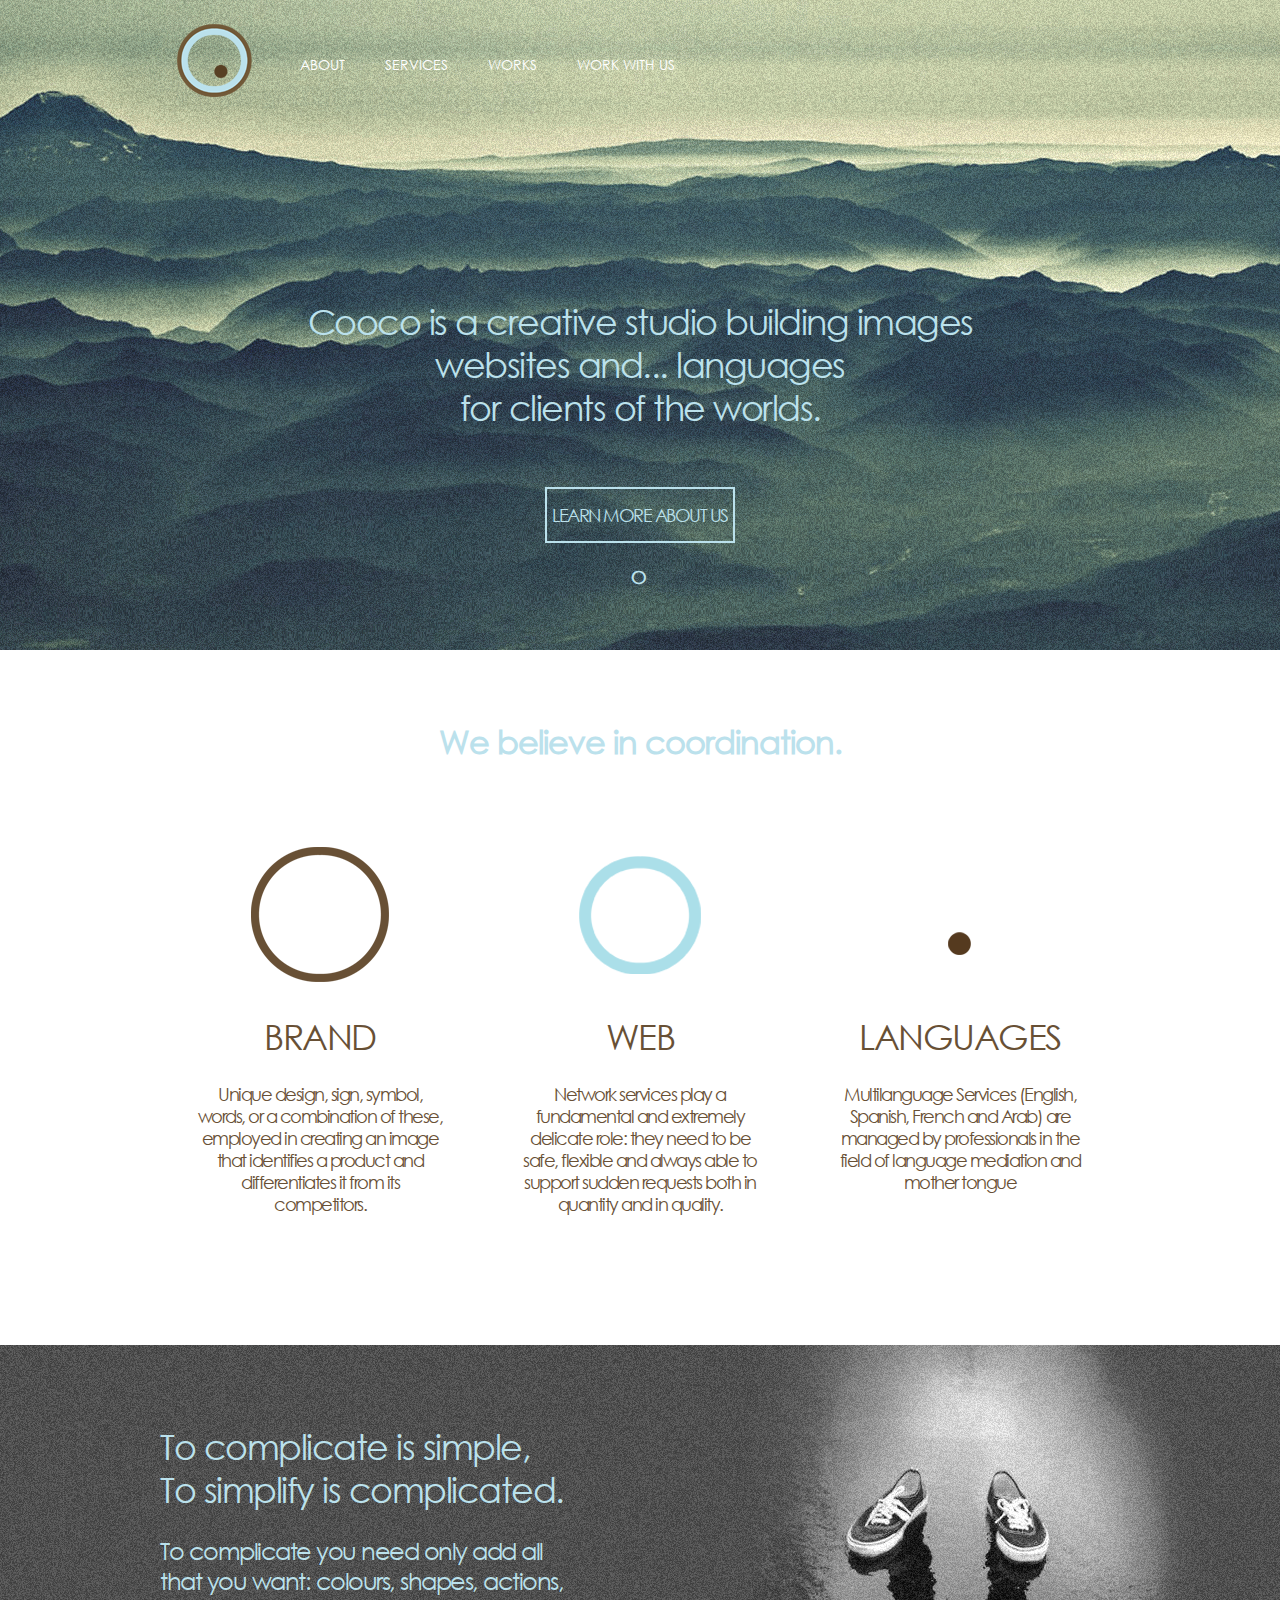
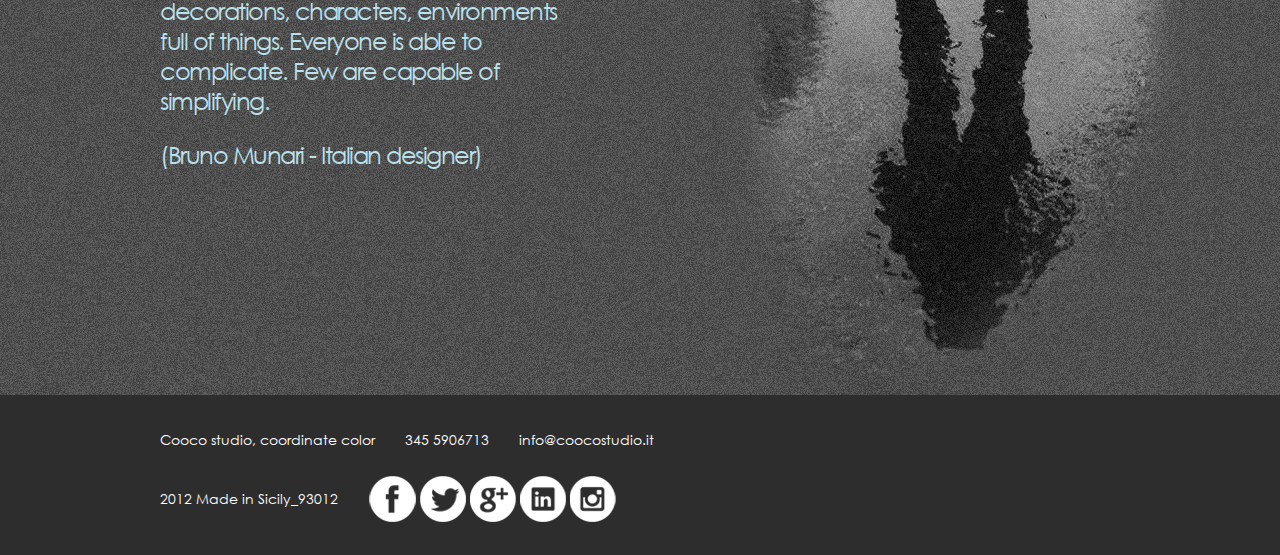
<file: CoocoSite/index.html>
<!DOCTYPE html PUBLIC "-//W3C//DTD XHTML 1.0 Transitional//EN" "http://www.w3.org/TR/xhtml1/DTD/xhtml1-transitional.dtd">
<html xmlns="http://www.w3.org/1999/xhtml">
<head>
<meta http-equiv="Content-Type" content="text/html; charset=utf-8" />
<title>Home - Cooco Studio</title>
<meta name="keywords" content="cooco,studio,gela,coordinate,color,image,grafica,sicilia,roberto,collodoro,walter,migliore,giovanni,mallo,gaetano,gitana,rocky,venezia,creativa">
<link rel="icon" type="image/img" href="favico.png">
<link href="css/stile-index.css" rel="stylesheet" type="text/css" />
<link href='http://fonts.googleapis.com/css?family=Muli:300,400' rel='stylesheet' type='text/css'>
</head>

<body>
	<div id="contenitore">
    	
        <div class="sezione uno">
        
        	<div class="sottosezione">
            <div id="logo">
            <a href="index.html"><img src="materiale/logo.png" width="80" height="80" /></a>
            	</div>
                <div id="navigazione">
                	<ul>
                    	<li><a href="about.html" class="effect effect1">ABOUT</a></li>
                        <li><a href="services.html" class="effect effect1">SERVICES</a></li>
                        <li><a href="works.html" class="effect effect1">WORKS</a></li>
                        <li><a href="contact.html" class="effect effect1">WORK WITH US</a></li>
                        
                    </ul>
                    
                </div>
               
                <div id="testo">
                <h1>Cooco is a creative studio building images</br>
websites and... languages </br>
for clients of the worlds. </h1>
				</div>
                <div id="pulsante">
                	<a>LEARN MORE ABOUT US</a>
                </div>
                <p id="o">O</p>
            </div>
            
        </div>
        
        <div class="sezione">
        	<div class="sottosezione">
            <h1 id="centro">We believe in coordination. </h1>
            <div class="col">
            	<img src="materiale/col1.png" width="150" height="150" />
                <h2>BRAND</h2>
                <p>Unique design, sign, symbol, words, or a combination of these, employed in creating an image that identifies a product and differentiates it from its competitors.</p>
            </div>
            <div class="col">
            	<img src="materiale/col2.png" width="150" height="150" />
                <h2>WEB</h2>
                 <p>Network services play a fundamental and extremely delicate role: they need to be safe, flexible and always able to support sudden requests both in quantity and in quality. </p>
            </div>
            <div class="col">
            	<img src="materiale/col3.png" width="150" height="150" />
                <h2>LANGUAGES</h2>
                 <p>Multilanguage Services (English, Spanish, French and Arab) are managed by professionals in the field of language mediation and mother tongue </p>
            </div>
            </div>
        </div>
       
        <div class="sezione due">
        
        <div class="sottosezione">
        	<h1 id="terzo">To complicate is simple,</h1>
            <h1 id="quarto">To simplify is complicated.</h1>
            <p id="quinto">To complicate you need only add all 
that you want: colours, shapes, actions, 
decorations, characters, environments 
full of things. Everyone is able to
complicate. Few are capable of 
simplifying.</p>
			<p id="sesto">(Bruno Munari - Italian designer)</p>
            </div>
        </div>
       	
        <div id="footer">
        	<div id="cont-footer">
        	<p class="foo">Cooco studio, coordinate color</p>
            <p class="foo">345 5906713</p>
            <p class="foo">info@coocostudio.it
</p>
            <p class="foo capo">2012 Made in Sicily_93012</p>
            <ul>
            	<li><a href="#" class="fb"></a></li>
                <li><a href="#" class="tw"></a></li>
                <li><a href="#" class="g"></a></li>
                <li><a href="#" class="li"></a></li>
                <li><a href="#" class="ig"></a></li>
            </ul>
            </div>
        </div>
        
   
    </div>
</body>
</html>
</file>
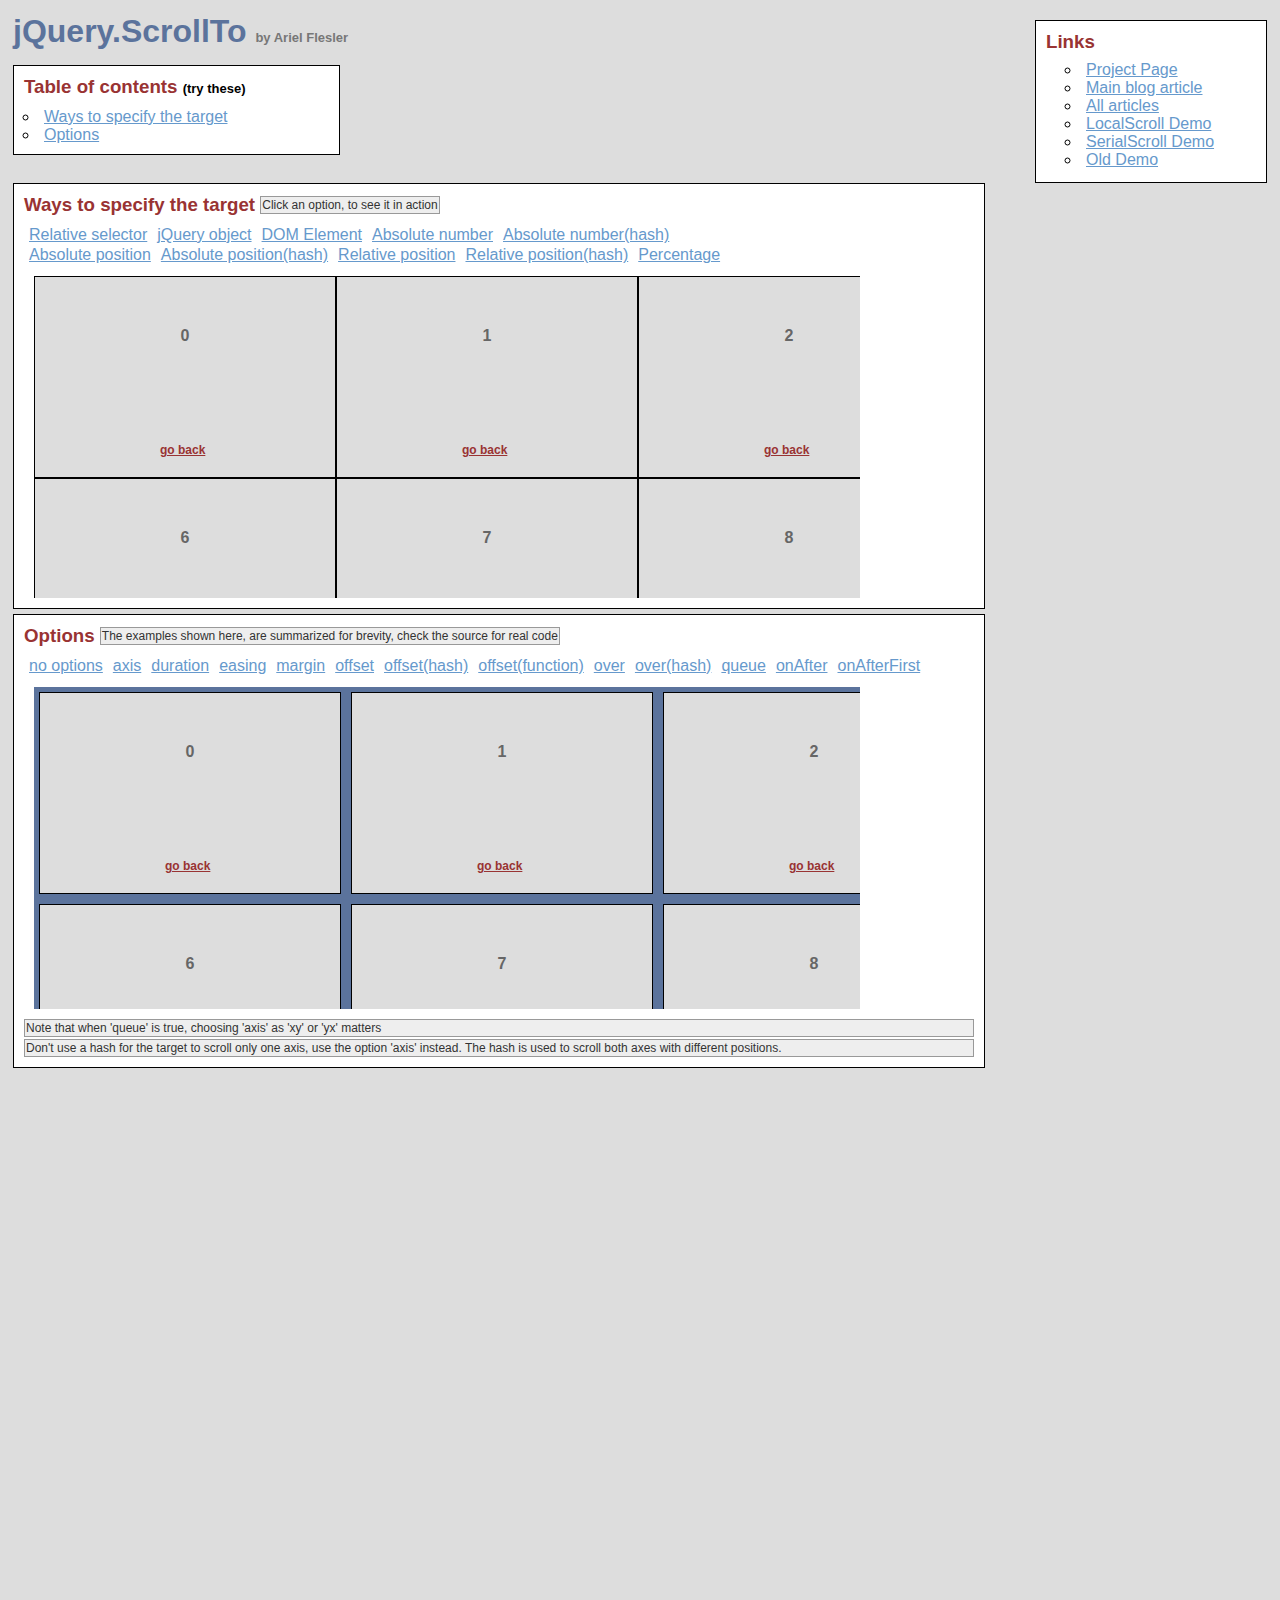
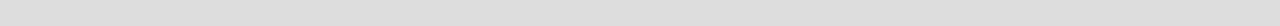
<file: CoocoSite/jquery.scrollTo-master/demo/index.html>
<!DOCTYPE html PUBLIC "-//W3C//DTD XHTML 1.0 Transitional//EN" "http://www.w3.org/TR/xhtml1/DTD/xhtml1-transitional.dtd">
<html xmlns="http://www.w3.org/1999/xhtml">
<head>
	<meta http-equiv="Content-Type" content="text/html; charset=iso-8859-1" />
	<title>jQuery.ScrollTo</title>
	<meta name="keywords" content="javascript, jquery, plugins, scroll, scrollTo, smooth, animation, to, effect, ariel, flesler, window, overflow, element, navigation, customizable" />
	<meta name="description" content="Demo of jQuery.ScrollTo. A very light and highly customizable jQuery plugin, to scroll overflowed elements or the window itself, made by Ariel Flesler." />
	<meta name="robots" content="index,follow" />
	<link type="text/css" rel="stylesheet" href="css/style.css" />
	<script type="text/javascript" src="https://ajax.googleapis.com/ajax/libs/jquery/1.8.0/jquery.min.js"></script>
	<script type="text/javascript" src="../jquery.scrollTo.js"></script>
	<script type="text/javascript">
		jQuery(function( $ ){
			/**
			 * Demo binding and preparation, no need to read this part
			 */
				//borrowed from jQuery easing plugin
				//http://gsgd.co.uk/sandbox/jquery.easing.php
				$.easing.elasout = function(x, t, b, c, d) {
					var s=1.70158;var p=0;var a=c;
					if (t==0) return b;  if ((t/=d)==1) return b+c;  if (!p) p=d*.3;
					if (a < Math.abs(c)) { a=c; var s=p/4; }
					else var s = p/(2*Math.PI) * Math.asin (c/a);
					return a*Math.pow(2,-10*t) * Math.sin( (t*d-s)*(2*Math.PI)/p ) + c + b;
				};
				$('a.back').click(function(){
					$(this).parents('div.pane').scrollTo( 0, 800, { queue:true } );
					$(this).parents('div.section').find('span.message').text( this.title );
					return false;
				});
				//just for the example, to stop the click on the links.
				$('ul.links').click(function(e){
					e.preventDefault();
					var link = e.target;
					link.blur();
					if( link.title )
						$(this).parent().find('span.message').text(link.title);
				});
			
			// This one is important, many browsers don't reset scroll on refreshes
			// Reset all scrollable panes to (0,0)
			$('div.pane').scrollTo( 0 );
			// Reset the screen to (0,0)
			$.scrollTo( 0 );
			
			// TOC, shows how to scroll the whole window
			$('#toc a').click(function(){//$.scrollTo works EXACTLY the same way, but scrolls the whole screen
				$.scrollTo( this.hash, 1500, { easing:'elasout' });
				$(this.hash).find('span.message').text( this.title );
				return false;
			});
			
			// Target examples bindings
			var $paneTarget = $('#pane-target');
			
			$('#relative-selector').click(function(){
				$paneTarget.stop().scrollTo( 'li:eq(14)', 800 );
			});
			$('#jquery-object').click(function(){
				var $target = $paneTarget.find('li:eq(14)');
				$paneTarget.stop().scrollTo( $target , 800 );
			});
			$('#dom-element').click(function(){
				var target = $paneTarget.find('ul').get(0).childNodes[20];
				$paneTarget.stop().scrollTo( target, 800 );
			});
			$('#absolute-number').click(function(){
				$paneTarget.stop().scrollTo( 150, 800 );
			});
			$('#absolute-number-hash').click(function(){
				$paneTarget.stop().scrollTo( { top:800,left:700} , 800 );
			});
			$('#absolute-position').click(function(){
				$paneTarget.stop().scrollTo( '520px', 800 );
			});
			$('#absolute-position-hash').click(function(){
				$paneTarget.stop().scrollTo( {top:'110px',left:'290px'}, 800 );
			});
			$('#relative-position').click(function(){
				$paneTarget.stop().scrollTo( '+=100', 500 );
			});
			$('#relative-position-hash').click(function(){				
				$paneTarget.stop().scrollTo( {top:'-=100px',left:'+=100'}, 500 );
			});
			
			$('#percentage-position').click(function(){				
				$paneTarget.stop().scrollTo( '50%', 800 );
			});
			
			// Options examples bindings, they will all scroll to the same place, with different options
			function reset_o(){//before each animation, reset to (0,0), skip this.
				$paneOptions.stop().stop();
				$paneOptions[0].scrollLeft = $paneOptions[0].scrollTop = 0;
			};
			var $paneOptions = $('#pane-options');
			
			$('#options-no').click(function(){
				reset_o(); $paneOptions.scrollTo( 'li:eq(15)', 1000 );
			});
			$('#options-axis').click(function(){// only scroll horizontally
				reset_o(); $paneOptions.scrollTo( 'li:eq(15)', 1000, { axis:'x' } );
			});
			$('#options-duration').click(function(){// it's the same as specifying it in the 2nd argument
				reset_o(); $paneOptions.scrollTo( 'li:eq(15)', { duration: 3000 } );
			});
			$('#options-easing').click(function(){
				reset_o(); $paneOptions.scrollTo( 'li:eq(15)', 2500, { easing:'elasout' } );
			});
			$('#options-margin').click(function(){//scroll to the "outer" position of the element
				reset_o(); $paneOptions.scrollTo( 'li:eq(15)', 1000, { margin:true } );
			});
			$('#options-offset').click(function(){//same as { top:-50, left:-50 }
				reset_o(); $paneOptions.scrollTo( 'li:eq(15)', 1000, { offset:-50 } );
			});
			$('#options-offset-hash').click(function(){
				reset_o(); $paneOptions.scrollTo( 'li:eq(15)', 1000, { offset:{ top:-5,left:-30 } });
			});
			$('#options-offset-function').click(function(){
				reset_o(); $paneOptions.scrollTo( 'li:eq(15)', 1000, {offset: function() { return {top:-30, left:-5}; }});
			});
			$('#options-over').click(function(){//same as { top:-50, left:-50 }
				reset_o(); $paneOptions.scrollTo( 'li:eq(15)', 1000, { over:0.5 });
			});
			$('#options-over-hash').click(function(){
				reset_o(); $paneOptions.scrollTo( 'li:eq(15)', 1000, { over:{ top:0.2, left:-0.5 } });
			});
			$('#options-queue').click(function(){//in this case, having 'axis' as 'xy' or 'yx' matters.
				reset_o(); $paneOptions.scrollTo( 'li:eq(15)', 2000, { queue:true });
			});
			$('#options-onAfter').click(function(){
				reset_o(); $paneOptions.scrollTo( 'li:eq(15)', 2000, { 
					onAfter:function(){
						$('#options-message').text('Got there!');
					}
				});
			});
			$('#options-onAfterFirst').click(function(){//onAfterFirst exists only when queuing
				reset_o(); $paneOptions.scrollTo( 'li:eq(15)', 1600, { 
					queue:true,
					onAfterFirst:function(){
						$('#options-message').text('Got there horizontally!');
					},
					onAfter:function(){
						$('#options-message').text('Got there vertically!');
					}
				});
			});
		});
	</script>
</head>
<body>
	<h1>jQuery.ScrollTo&nbsp;<strong>by Ariel Flesler</strong></h1>
	
	<div id="toc" class="part">
		<h3>Table of contents&nbsp;<strong>(try these)</strong></h3>
		<ul>
			<li><a title="$.scrollTo( '#target-examples', 800, {easing:'elasout'} );" href="#target-examples">Ways to specify the target</a></li>
			<li><a title="$.scrollTo( '#options-examples', 800, {easing:'elasout'} );" href="#options-examples">Options</a></li>
		</ul>
	</div>
	
	<div id="links" class="part">
		<h3>Links</h3>
		<ul>
			<li><a target="_blank" href="http://plugins.jquery.com/project/ScrollTo">Project Page</a></li>
			<li><a target="_blank" href="http://flesler.blogspot.com/2007/10/jqueryscrollto.html">Main blog article</a></li>
			<li><a target="_blank" href="http://flesler.blogspot.com/search/label/jQuery.ScrollTo">All articles</a></li>
			<li><a target="_blank" href="http://demos.flesler.com/jquery/localScroll/">LocalScroll Demo</a></li>
			<li><a target="_blank" href="http://demos.flesler.com/jquery/serialScroll/">SerialScroll Demo</a></li>
			<li><a target="_blank" href="index.old.html">Old Demo</a></li>
		</ul>
	</div>
	<div id="target-examples" class="section part">
		<h3>Ways to specify the target&nbsp;<span id="target-message" class="message">Click an option, to see it in action</span></h3>
		<ul class="links">
			<li><a title="$(...).scrollTo( 'li:eq(14)', 800 );" id="relative-selector" href="#">Relative selector</a></li>
			<li><a title="$(...).scrollTo( $('div li:eq(14)'), 800 );" id="jquery-object" href="#">jQuery object</a></li>
			<li><a title="$(...).scrollTo( $('ul').get(2).childNodes[20], 800 );" id="dom-element" href="#">DOM Element</a></li>
			<li><a title="$(...).scrollTo( 150, 800 );" id="absolute-number" href="#">Absolute number</a></li>
			<li><a title="$(...).scrollTo( { top:800, left:700}, 800 );" id="absolute-number-hash" href="#">Absolute number(hash)</a></li>
		</ul>
		<ul class="links">
			<li><a title="$(...).scrollTo( '520px', 800 );" id="absolute-position" href="#">Absolute position</a></li>
			<li><a title="$(...).scrollTo( {top:'110px', left:'290px'}, 800 );" id="absolute-position-hash" href="#">Absolute position(hash)</a></li>
			<li><a title="$(...).scrollTo( '+=100px', 800 );" id="relative-position" href="#">Relative position</a></li>
			<li><a title="$(...).scrollTo( {top:'-=100px', left:'+=100'}, 800 );" id="relative-position-hash" href="#">Relative position(hash)</a></li>
			<li><a title="$(...).scrollTo( '50%', 800 );" id="percentage-position" href="#">Percentage</a></li>
		</ul>
		<div id="pane-target" class="pane">
			<ul class="elements" style="height:1011px; width:1820px;">
				<li><p>0</p><a href="#" title="$(...).scrollTo( 0, 800, {queue:true} );" class="back">go back</a></li><li><p>1</p><a href="#" title="$(...).scrollTo( 0, 800, {queue:true} );" class="back">go back</a></li><li><p>2</p><a href="#" title="$(...).scrollTo( 0, 800, {queue:true} );" class="back">go back</a></li><li><p>3</p><a href="#" title="$(...).scrollTo( 0, 800, {queue:true} );" class="back">go back</a></li><li><p>4</p><a href="#" title="$(...).scrollTo( 0, 800, {queue:true} );" class="back">go back</a></li><li><p>5</p><a href="#" title="$(...).scrollTo( 0, 800, {queue:true} );" class="back">go back</a></li><li><p>6</p><a href="#" title="$(...).scrollTo( 0, 800, {queue:true} );" class="back">go back</a></li><li><p>7</p><a href="#" title="$(...).scrollTo( 0, 800, {queue:true} );" class="back">go back</a></li><li><p>8</p><a href="#" title="$(...).scrollTo( 0, 800, {queue:true} );" class="back">go back</a></li><li><p>9</p><a href="#" title="$(...).scrollTo( 0, 800, {queue:true} );" class="back">go back</a></li><li><p>10</p><a href="#" title="$(...).scrollTo( 0, 800, {queue:true} );" class="back">go back</a></li><li><p>11</p><a href="#" title="$(...).scrollTo( 0, 800, {queue:true} );" class="back">go back</a></li><li><p>12</p><a href="#" title="$(...).scrollTo( 0, 800, {queue:true} );" class="back">go back</a></li><li><p>13</p><a href="#" title="$(...).scrollTo( 0, 800, {queue:true} );" class="back">go back</a></li><li><p>14</p><a href="#" title="$(...).scrollTo( 0, 800, {queue:true} );" class="back">go back</a></li><li><p>15</p><a href="#" title="$(...).scrollTo( 0, 800, {queue:true} );" class="back">go back</a></li><li><p>16</p><a href="#" title="$(...).scrollTo( 0, 800, {queue:true} );" class="back">go back</a></li><li><p>17</p><a href="#" title="$(...).scrollTo( 0, 800, {queue:true} );" class="back">go back</a></li><li><p>18</p><a href="#" title="$(...).scrollTo( 0, 800, {queue:true} );" class="back">go back</a></li><li><p>19</p><a href="#" title="$(...).scrollTo( 0, 800, {queue:true} );" class="back">go back</a></li><li><p>20</p><a href="#" title="$(...).scrollTo( 0, 800, {queue:true} );" class="back">go back</a></li><li><p>21</p><a href="#" title="$(...).scrollTo( 0, 800, {queue:true} );" class="back">go back</a></li><li><p>22</p><a href="#" title="$(...).scrollTo( 0, 800, {queue:true} );" class="back">go back</a></li><li><p>23</p><a href="#" title="$(...).scrollTo( 0, 800, {queue:true} );" class="back">go back</a></li><li><p>24</p><a href="#" title="$(...).scrollTo( 0, 800, {queue:true} );" class="back">go back</a></li><li><p>25</p><a href="#" title="$(...).scrollTo( 0, 800, {queue:true} );" class="back">go back</a></li><li><p>26</p><a href="#" title="$(...).scrollTo( 0, 800, {queue:true} );" class="back">go back</a></li><li><p>27</p><a href="#" title="$(...).scrollTo( 0, 800, {queue:true} );" class="back">go back</a></li><li><p>28</p><a href="#" title="$(...).scrollTo( 0, 800, {queue:true} );" class="back">go back</a></li><li><p>29</p><a href="#" title="$(...).scrollTo( 0, 800, {queue:true} );" class="back">go back</a></li>
			</ul>
		</div>
	</div>
	<div id="options-examples" class="section part">
		<h3>Options&nbsp;<span id="options-message" class="message">The examples shown here, are summarized for brevity, check the source for real code</span></h3>
		<ul class="links">
			<li><a title="$(...).scrollTo( 'li:eq(15)', 1000 );" id="options-no" href="#">no options</a></li>
			<li><a title="$(...).scrollTo( 'li:eq(15)', 1000, {axis:'x'} );//only scroll on this axis (can be x, y, xy or yx)" id="options-axis" href="#">axis</a></li>
			<li><a title="$(...).scrollTo( 'li:eq(15)', {duration:3000} );//another way of calling the plugin" id="options-duration" href="#">duration</a></li>
			<li><a title="$(...).scrollTo( 'li:eq(15)', 2500, {easing:'elasout'} );//specify an easing equation" id="options-easing" href="#">easing</a></li>
			<li><a title="$(...).scrollTo( 'li:eq(15)', 1000, {margin:true} );//deduct the margin and border from the final position" id="options-margin" href="#">margin</a></li>
			<li><a title="$(...).scrollTo( 'li:eq(15)', 1000, {offset:-50} );//add or deduct from the final position" id="options-offset" href="#">offset</a></li>
			<li><a title="$(...).scrollTo( 'li:eq(15)', 1000, {offset: {top:-5, left:-30} });" id="options-offset-hash" href="#">offset(hash)</a></li>
			<li><a title="$(...).scrollTo( 'li:eq(15)', 1000, {offset: function() { return {top:-30, left:-5}; }});" id="options-offset-function" href="#">offset(function)</a></li>
			<li><a title="$(...).scrollTo( 'li:eq(15)', 1000, {over:0.5} );//add or deduct a fraction of its height/width" id="options-over" href="#">over</a></li>
			<li><a title="$(...).scrollTo( 'li:eq(15)', 1000, {over:{top:0.2, left:-0.5} );" id="options-over-hash" href="#">over(hash)</a></li>
			<li><a title="$(...).scrollTo( 'li:eq(15)', 1600, {queue:true} );//scroll one axis, then the other" id="options-queue" href="#">queue</a></li>
			<li><a title="$(...).scrollTo( 'li:eq(15)', 1600, {onAfter:function(){ } } );//called after the scrolling ends" id="options-onAfter" href="#">onAfter</a></li>
			<li><a title="$(...).scrollTo( 'li:eq(15)', 1600, {queue:true, onAfterFirst:function(){ } } );//called after the first axis scrolled" id="options-onAfterFirst" href="#">onAfterFirst</a></li>
		</ul>
		<div id="pane-options" class="pane">
			<ul class="elements" style="height:1062px;width:1877px;">
				<li><p>0</p><a href="#" title="$(...).scrollTo( 0, 800, {queue:true} );" class="back">go back</a></li><li><p>1</p><a href="#" title="$(...).scrollTo( 0, 800, {queue:true} );" class="back">go back</a></li><li><p>2</p><a href="#" title="$(...).scrollTo( 0, 800, {queue:true} );" class="back">go back</a></li><li><p>3</p><a href="#" title="$(...).scrollTo( 0, 800, {queue:true} );" class="back">go back</a></li><li><p>4</p><a href="#" title="$(...).scrollTo( 0, 800, {queue:true} );" class="back">go back</a></li><li><p>5</p><a href="#" title="$(...).scrollTo( 0, 800, {queue:true} );" class="back">go back</a></li><li><p>6</p><a href="#" title="$(...).scrollTo( 0, 800, {queue:true} );" class="back">go back</a></li><li><p>7</p><a href="#" title="$(...).scrollTo( 0, 800, {queue:true} );" class="back">go back</a></li><li><p>8</p><a href="#" title="$(...).scrollTo( 0, 800, {queue:true} );" class="back">go back</a></li><li><p>9</p><a href="#" title="$(...).scrollTo( 0, 800, {queue:true} );" class="back">go back</a></li><li><p>10</p><a href="#" title="$(...).scrollTo( 0, 800, {queue:true} );" class="back">go back</a></li><li><p>11</p><a href="#" title="$(...).scrollTo( 0, 800, {queue:true} );" class="back">go back</a></li><li><p>12</p><a href="#" title="$(...).scrollTo( 0, 800, {queue:true} );" class="back">go back</a></li><li><p>13</p><a href="#" title="$(...).scrollTo( 0, 800, {queue:true} );" class="back">go back</a></li><li><p>14</p><a href="#" title="$(...).scrollTo( 0, 800, {queue:true} );" class="back">go back</a></li><li><p>15</p><a href="#" title="$(...).scrollTo( 0, 800, {queue:true} );" class="back">go back</a></li><li><p>16</p><a href="#" title="$(...).scrollTo( 0, 800, {queue:true} );" class="back">go back</a></li><li><p>17</p><a href="#" title="$(...).scrollTo( 0, 800, {queue:true} );" class="back">go back</a></li><li><p>18</p><a href="#" title="$(...).scrollTo( 0, 800, {queue:true} );" class="back">go back</a></li><li><p>19</p><a href="#" title="$(...).scrollTo( 0, 800, {queue:true} );" class="back">go back</a></li><li><p>20</p><a href="#" title="$(...).scrollTo( 0, 800, {queue:true} );" class="back">go back</a></li><li><p>21</p><a href="#" title="$(...).scrollTo( 0, 800, {queue:true} );" class="back">go back</a></li><li><p>22</p><a href="#" title="$(...).scrollTo( 0, 800, {queue:true} );" class="back">go back</a></li><li><p>23</p><a href="#" title="$(...).scrollTo( 0, 800, {queue:true} );" class="back">go back</a></li><li><p>24</p><a href="#" title="$(...).scrollTo( 0, 800, {queue:true} );" class="back">go back</a></li><li><p>25</p><a href="#" title="$(...).scrollTo( 0, 800, {queue:true} );" class="back">go back</a></li><li><p>26</p><a href="#" title="$(...).scrollTo( 0, 800, {queue:true} );" class="back">go back</a></li><li><p>27</p><a href="#" title="$(...).scrollTo( 0, 800, {queue:true} );" class="back">go back</a></li><li><p>28</p><a href="#" title="$(...).scrollTo( 0, 800, {queue:true} );" class="back">go back</a></li><li><p>29</p><a href="#" title="$(...).scrollTo( 0, 800, {queue:true} );" class="back">go back</a></li>
			</ul>
		</div>
		<p class="message">Note that when 'queue' is true, choosing 'axis' as 'xy' or 'yx' matters</p>
		<p class="message">Don't use a hash for the target to scroll only one axis, use the option 'axis' instead. The hash is used to scroll both axes with different positions.</p>
	</div>
</body>
</html>
</file>
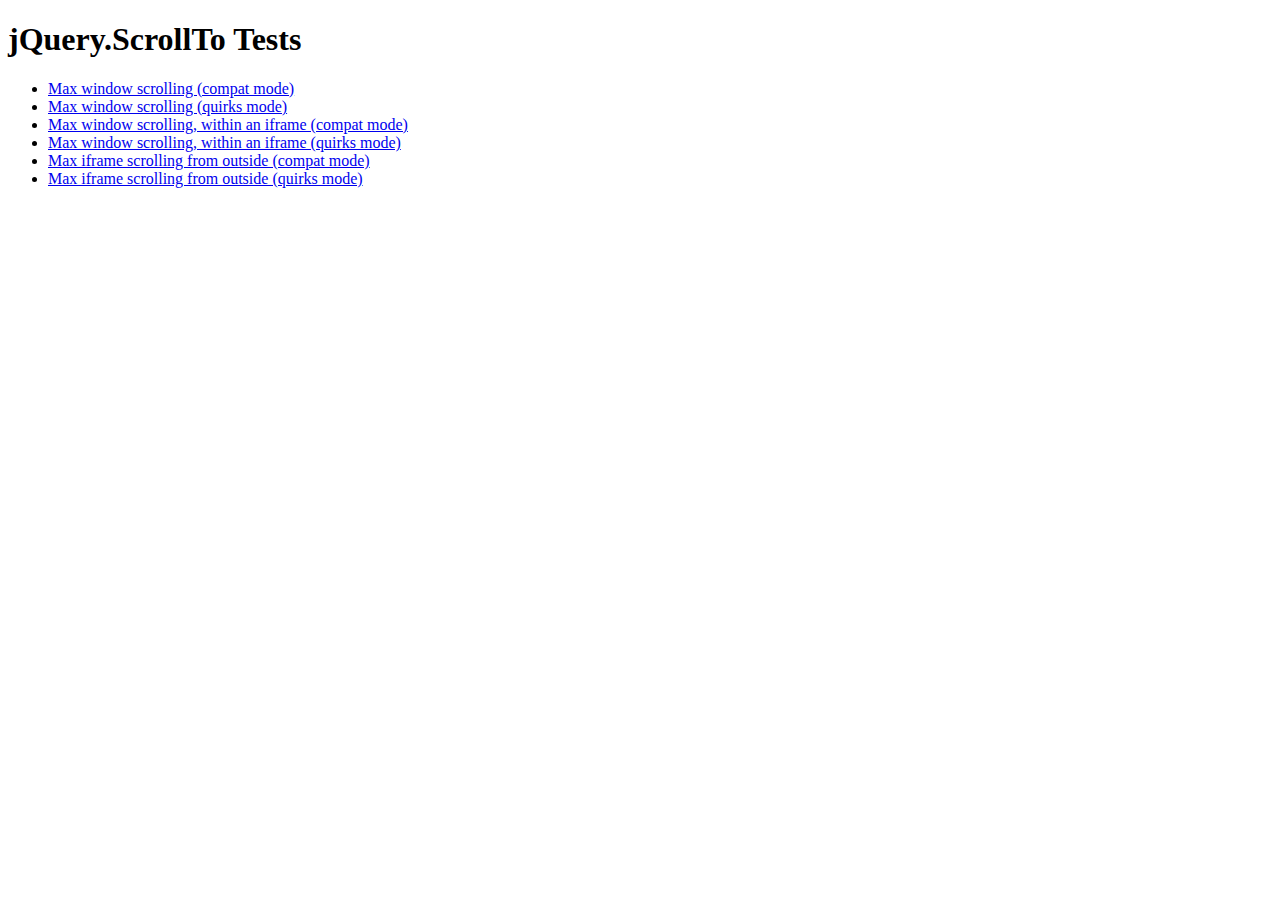
<file: CoocoSite/jquery.scrollTo-master/tests/index.html>
<!DOCTYPE html PUBLIC "-//W3C//DTD XHTML 1.0 Transitional//EN" "http://www.w3.org/TR/xhtml1/DTD/xhtml1-transitional.dtd">
<html xmlns="http://www.w3.org/1999/xhtml">
<head>
	<meta http-equiv="Content-Type" content="text/html; charset=iso-8859-1" />
	<title>jQuery.ScrollTo Tests</title>
	<meta name="keywords" content="javascript, jquery, plugins, scroll, scrollTo, smooth, animation, to, effect, ariel, flesler, window, overflow, element, navigation, customizable" />
	<meta name="description" content="Tests for jQuery ScrollTo. Made by Ariel Flesler." />
	<meta name="robots" content="index,follow" />
</head>
<body>
	<h1>jQuery.ScrollTo Tests</h1>
	
	<ul>
		<li><a href="WinMaxY-compat.html">Max window scrolling (compat mode)</a></li>
		<li><a href="WinMaxY-quirks.html">Max window scrolling (quirks mode)</a></li>
		<li><a href="WinMaxY-with-iframe-compat.html">Max window scrolling, within an iframe (compat mode)</a></li>
		<li><a href="WinMaxY-with-iframe-quirks.html">Max window scrolling, within an iframe (quirks mode)</a></li>
		<li><a href="WinMaxY-to-iframe-compat.html">Max iframe scrolling from outside (compat mode)</a></li>
		<li><a href="WinMaxY-to-iframe-quirks.html">Max iframe scrolling from outside (quirks mode)</a></li>
	</ul>
</body>
</html>
</file>
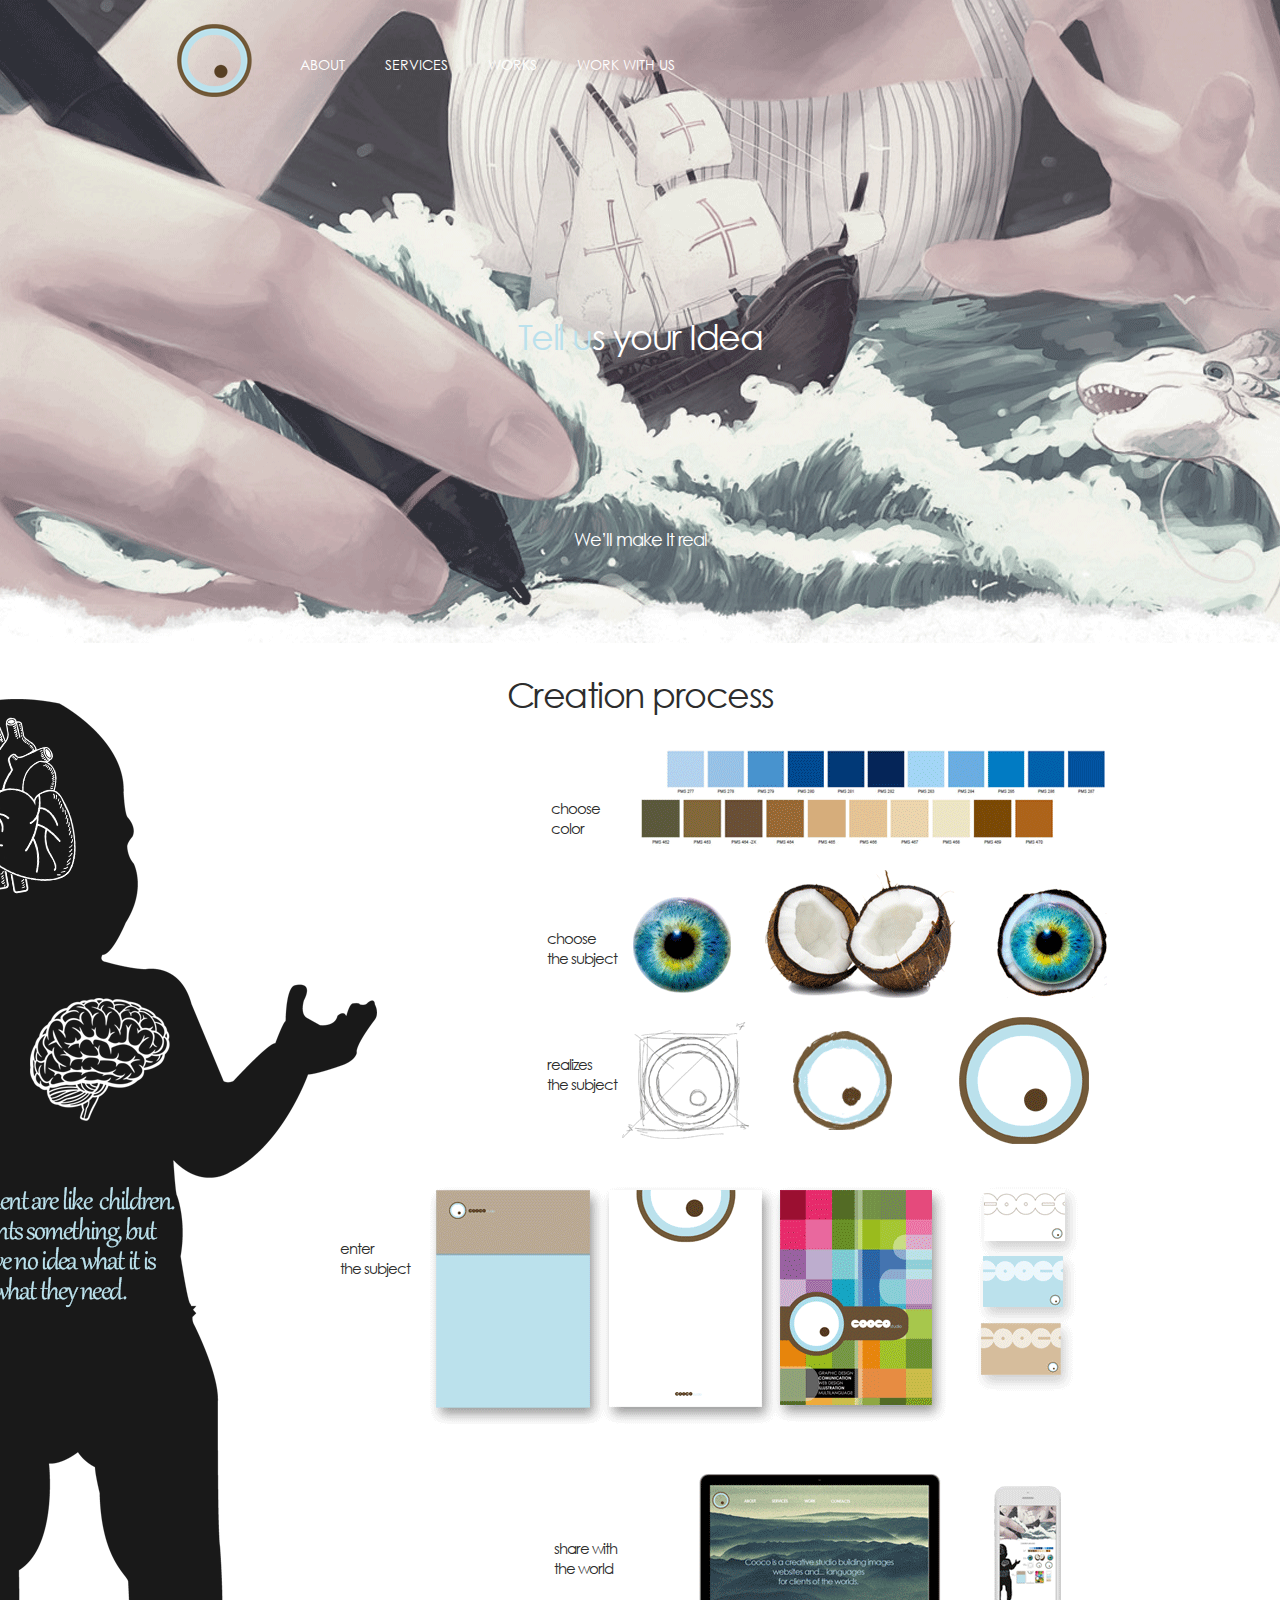
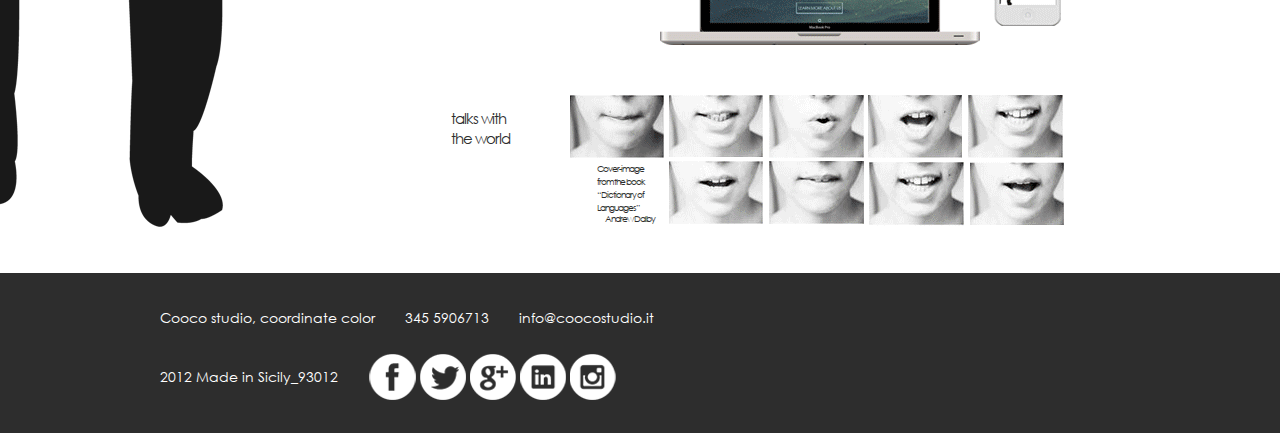
<file: CoocoSite/services.html>
<!DOCTYPE html PUBLIC "-//W3C//DTD XHTML 1.0 Transitional//EN" "http://www.w3.org/TR/xhtml1/DTD/xhtml1-transitional.dtd">
<html xmlns="http://www.w3.org/1999/xhtml">
<head>
<meta http-equiv="Content-Type" content="text/html; charset=utf-8" />
<title>Services - Cooco Studio</title>
<meta name="keywords" content="cooco,studio,gela,coordinate,color,image,grafica,sicilia,roberto,collodoro,walter,migliore,giovanni,mallo,gaetano,gitana,rocky,venezia,creativa">
<link rel="icon" type="image/img" href="favico.png">
<link href="css/stile-services.css" rel="stylesheet" type="text/css" />
</head>

<body>
	<div id="contenitore">
    	
        <div class="sezione uno">
        
        	<div class="sottosezione">
            <div id="logo">
            <a href="index.html"><img src="materiale/logo.png" width="70" height="70" /></a>
            	</div>
                <div id="navigazione">
                	<ul>
                    	<li><a href="about.html" class="effect effect1">ABOUT</a></li>
                        <li><a href="services.html" class="effect effect1">SERVICES</a></li>
                        <li><a href="works.html" class="effect effect1">WORKS</a></li>
                        <li><a href="contact.html" class="effect effect1">WORK WITH US</a></li>
                        
                    </ul>
                    
                </div>
               
                <div id="testo">
                <h1>Tell u<font color="#fff">s your Idea</font> </h1>
                <h2>We’ll make It real</h2>
				</div>
            </div>
        </div>
        
        <div id="contenuto">
       
        <div class="sottosezione noheight">
         <img id="children" src="materiale/children.png" width="700" height="1180" />
        	<h1>Creation process</h1>
            <div id="sfondo">
            	<img src="materiale/service2.png" width="700" height="1100" />
            </div>
            <p class="text one">choose </br>color</p>
            <p class="text two">choose </br>the subject</p>
            <p class="text three">realizes </br>the subject</p>
            <p class="text four">enter </br>the subject</p>
            <p class="text five">share with </br>the world</p>
            <p class="text six">talks with </br>the world</p>
            <p class="text seven">Cover-image </br>
from the book</br>
“Dictionary of </br>
Languages”</p>

			<p class="text height">Andrew Dalby</br>
            </div>
        </div>
        
        <div id="footer">
        	<div id="cont-footer">
        	<p class="foo">Cooco studio, coordinate color</p>
            <p class="foo">345 5906713</p>
            <p class="foo">info@coocostudio.it
</p>
            <p class="foo capo">2012 Made in Sicily_93012</p>
            <ul>
            	<li><a href="#" class="fb"></a></li>
                <li><a href="#" class="tw"></a></li>
                <li><a href="#" class="g"></a></li>
                <li><a href="#" class="li"></a></li>
                <li><a href="#" class="ig"></a></li>
            </ul>
            </div>
        </div>
    </div>
</body>
</html>
</file>
<file: CoocoSite/css/stile-index.css>
@charset "utf-8";
/* CSS Document */

@font-face { font-family: 'Century Gothic'; 
	src: url('../font/century_gothic.eot'); 
	src: url('../font/century_gothic.eot?#iefix') format('embedded-opentype'), 
	     url('../font/century_gothic.svg#Century Gothic') format('svg'), 
		 url('../font/century_gothic.woff') format('woff'), 
		 url('../font/century_gothic.ttf') format('truetype');
 	font-weight: normal;
    font-style: normal;
  }

body{
	margin:0;
}

#contenitore{
	width:100%;
	font-family: 'Century Gothic';
}

.sezione{
	width:100%;
}

.sottosezione{
	width:960px;
	height:650px;
	margin:auto;
	position:relative;
}

#logo{
	float:left;
	padding-left:15px;
	padding-top:20px;
	}

#navigazione{
	float:left;
	font-size:14px;
	font-weight:bold;
	letter-spacing:0px;
	padding-top:50px;
	
}

#navigazione ul{
	float: left;
	list-style: none;
	margin: 0;
	
}

#navigazione li{
	font-family:"Century Gothic";
	font-weight:lighter;
	text-decoration:none;
	float:left;
	padding-right:30px;
}

#navigazione a{
	text-decoration:none;
	color:#fff;
}



.effect {
	position:relative;
	display:inline-block;
	text-decoration:none;
	padding:5px;
	}

.effect1 {
	color:#0F659C;
	-ms-transition: width linear 0.2s;
	-webkit-transition: width linear 0.2s; 
	-moz-transition: width linear 0.2s;
	transition: width linear 0.2s;
	}

.effect1:before {
	position:absolute;
	bottom:-3px;
	content:" ";
	display:block;
	width:0;
	height:2px;
	background:#FFF;
	-ms-transition: width linear 0.2s;
	-webkit-transition: width linear 0.2s; 
	-moz-transition: width linear 0.2s;
	transition: width linear 0.2s;
	}
.effect1:hover:before{
	width:100%;
	}

#testo{
	padding-top:300px;
	font-family:"Century Gothic";
}

#testo h1{
	font-size:35px;
	color:#bbe1ec;
	text-align:center;
	margin:0;
	font-weight:100;
	letter-spacing:-1.5px;
}

#pulsante{
	
	margin-top:75px;
	margin-left:385px;
}

#pulsante a{
		text-decoration:none;
		color:#bbe1ec;
		font-size:18px;
		letter-spacing:-1.5px;
		padding-top:15px;
		padding-bottom:15px;
		padding-left:5px;
		padding-right:5px;
		border: solid 2px #bbe1ec;;
}

#o{
	color:#bbe1ec;
	font-weight:bold;
	font-size:18px;
	width:18px;
	margin:auto;
	margin-top:40px;
}

.uno{
	
	background:url(../materiale/index1.png) no-repeat center center;
}
	

.due{
	background:url(../materiale/index2.png) no-repeat center center;
}

.col{
	width:320px;
	float:left;
}

#centro{
	color:#bbe1ec;
	padding-top:50px;
	text-align:center;
	margin-bottom:80px;
	letter-spacing:-1px;
}

.col img{
	padding-left:85px;
}

.col h2{
	text-align:center;
	font-size:35px;
	color:#685035;
	margin-bottom:25px;
	margin-top:25px;
	font-weight:100;
	letter-spacing:-1.5px;
}

.col p{
	margin-left:35px;
	margin-right:35px;
	text-align:center;
	color:#685035;
	font-size:18px;
	letter-spacing:-1.5px;
}

#terzo{
	padding-top:80px;
	margin-bottom:0;
	color:#bbe1ec;
	font-size:35px;
	font-weight:100;
	letter-spacing:-1.5px;
}

#quarto{
	margin-top:0;
	color:#bbe1ec;
	font-size:35px;
	font-weight:100;
	letter-spacing:-1.5px;
}

#quinto{
	width:420px;
	color:#bbe1ec;
	font-size:24px;
	font-weight:100;
	letter-spacing:-1.5px;
}

#sesto{
	color:#bbe1ec;
	font-size:24px;
	font-weight:100;
	letter-spacing:-1.5px;
}
	

#footer{
	background:#2d2d2d;
	height:160px;
}

#cont-footer{
	width:960px;
	
	margin:auto;
}

#footer .foo{
	font-family:"Century Gothic", "Century Gothic Italic";
	color:#fff;
	font-size:14px;
	letter-spacing:0px;
	float:left;
	display:inline;
	margin-right:30px;
	margin-top:35px;
	margin-bottom:5px;
	font-weight:lighter;
	
}

#footer .capo{
	clear:left;
	
}

#footer ul{
	list-style:none;
	margin:0;
}

#footer li{
	float:left;
	margin-top:20px;
}

#footer a{
	display:block;
	/*text-indent:-9999px;*/
	width:50px;
	height:50px;
}

.fb{
	background:url(../materiale/fb-button.png) no-repeat center;
}

.tw{
	background:url(../materiale/twi-button.png);
}

.li{
	background:url(../materiale/in-button.png);
}

.g{
	background:url(../materiale/gplus-button.png);
}

.ig{
	background:url(../materiale/insta-button.png);
}
</file>
<file: CoocoSite/jquery.scrollTo-master/demo/css/style.css>
body{
	padding:5px;
	height:1600px;
	font-family: Verdana, sans-serif;
	background-color: #DDD;
}
ul,li,h1,h2,h3,p{
	list-style:none;
	padding:0;
	margin:0;
}
.part{
	border:1px solid black;
	background-color:white;
}
	.part h3{
		color:#933;
	}
#toc{
	display:block;
	padding:10px;
	position:relative;
	margin:15px 0;
	float:left;
	width:305px;
}
	#toc h3{
		padding-bottom:10px;
	}
	#toc h3 strong{
		font-size:13px;
		color:black;
	}
#links{
	border:1px solid black;
	width:210px;
	padding:10px;
	float:right;
	margin-top:-30px;
}
	#links h3{
		color:#933;
	}
	#links ul{
		padding: 8px 0 3px 20px;
	}
	#links li{
		list-style-type:circle;
	}
	#links a{
		color:#69C;
	}
	
	#toc li, #links li{
		list-style-type:circle;
		padding-left:5px;
		margin-left:15px;
	}
		#toc a{
			color:#69C;
		}
div.section{
	border:1px black solid;
	width:950px;
	padding:10px;
	margin: 5px 0;
	position:relative;
	clear:both;
}
	div.section h3{
		margin-bottom:10px;
	}
	div.section li{
		float:left;
	}
	div.pane{
		overflow:auto;
		clear:left;
		margin: 10px 0 0 10px;
		position:relative;
		width:826px;
		height:322px;
	}
ul.elements{
	background-color:#5B739C;
}
	ul.elements li{
		width:200px;
		height:100px;
		font-weight:bolder;
		border:1px black solid;
		text-align:center;
		padding:50px;
		position:relative;
		background-color:#DDD;
	}
		ul.elements li a{
			bottom:20px;
			color:#933;
			font-size:12px;
			left:125px;
			position:absolute;
		}
		ul.elements li p{
			color:#666;
		}
	#pane-options ul.elements li{
		margin:5px;
	}
	#pane-options{
		margin-bottom:10px;
	}
ul.links{
	height:20px;
	overflow:hidden;
}
	ul.links a{
		color:#69C;
		margin:0pt 5px;
	}
.clear{
	clear:left;
}
h3 span{
	position:absolute;			
}
.message{
	background:#EEE;
	border:1px solid #999;
	color:#333;
	font-size:12px;
	font-weight:normal;
	padding:1px;
	margin-top:2px;
}

h1{
	color:#5B739C;
}
h1 strong{
	font-size:13px;
	color:#777;
}
</file>
<file: CoocoSite/css/stile-services.css>
@charset "utf-8";
/* CSS Document */

@font-face { font-family: 'Century Gothic'; 
	src: url('../font/century_gothic.eot'); 
	src: url('../font/century_gothic.eot?#iefix') format('embedded-opentype'), 
	     url('../font/century_gothic.svg#Century Gothic') format('svg'), 
		 url('../font/century_gothic.woff') format('woff'), 
		 url('../font/century_gothic.ttf') format('truetype');
 	font-weight: normal;
    font-style: normal;
  }

body{
	margin:0;
}

#contenitore{
	width:100%;
	font-family: 'Century Gothic';
}

.sezione{
	width:100%;
}

.sottosezione{
	width:960px;
	height:650px;
	margin:auto;
	position:relative;
}

.noheight{
	
	height:1200px;
}

#logo{
	padding-left:15px;
	padding-top:20px;
		
}

#logo img{
	width:80px;
	height:80px;
}

#navigazione{
	font-size:14px;
	font-weight:lighter;
	
}

#navigazione ul{
	list-style:none;
	margin:0;
	padding-left:0;
	position:absolute;
	top:50px;
	left:135px;
	
}

#navigazione li{
	text-decoration:none;
	float:left;
	padding-right:30px;
}

#navigazione a{
	text-decoration:none;
	color:#fff;
}



.effect {
	position:relative;
	display:inline-block;
	text-decoration:none;
	padding:5px;
	}

.effect1 {
	color:#0F659C;
	-ms-transition: width linear 0.2s;
	-webkit-transition: width linear 0.2s; 
	-moz-transition: width linear 0.2s;
	transition: width linear 0.2s;
	}

.effect1:before {
	position:absolute;
	bottom:-3px;
	content:" ";
	display:block;
	width:0;
	height:2px;
	background:#FFF;
	-ms-transition: width linear 0.2s;
	-webkit-transition: width linear 0.2s; 
	-moz-transition: width linear 0.2s;
	transition: width linear 0.2s;
	}
.effect1:hover:before{
	width:100%;
	}

.text{
	color:#2d2d2d;
	font-size:15px;
	font-weight:100;
	letter-spacing:-1px;
}

.one{
	position:absolute;
	top:110px;
	right:520px;
	
}

.two{
	position:absolute;
	top:240px;
	right:503px;
}

.three{
	position:absolute;
	top:366px;
	right:503px;
}

.four{
	position:absolute;
	top:550px;
	right:710px;
	z-index:2;
}

.five{
	position:absolute;
	top:850px;
	right:503px;
}

.six{
	position:absolute;
	top:1020px;
	right:610px;
}

.seven{
	position:absolute;
	top:1080px;
	right:475px;
	font-size:9px;
}

.height{
	position:absolute;
	top:1130px;
	right:465px;
	font-size:9px;
}

#testo{
	margin-top:215px;
	
}

#testo h1{
	font-size:35px;
	color:#bbe1ec;
	text-align:center;
	margin:0;
	font-weight:100;
	letter-spacing:-1.5px;
}

#testo h2{
	text-align:center;
	font-size:18px;
	color:#fff;
	letter-spacing:-1px;
	margin-top:170px;
	font-weight:100;
}

.uno{
	
	background:url(../materiale/service.png) no-repeat center center;
}

#sfondo img{
	position:absolute;
	right:0;
}

#contenuto{
	position:relative;
}

#contenuto #children{
	position:absolute;
	left:-440px;
	z-index:2;
}

#contenuto h1{
	text-align:center;
	letter-spacing:-1.5px;
	font-weight:100;
	color:#2d2d2d;
	font-size:35px;
}

#footer{
	background:#2d2d2d;
	height:160px;
}

#cont-footer{
	width:960px;
	
	margin:auto;
}

#footer .foo{
	font-family:"Century Gothic", "Century Gothic Italic";
	color:#fff;
	font-size:14px;
	letter-spacing:0px;
	float:left;
	display:inline;
	margin-right:30px;
	margin-top:35px;
	margin-bottom:5px;
	font-weight:lighter;
	
}

#footer .capo{
	clear:left;
	
}

#footer ul{
	list-style:none;
	margin:0;
}

#footer li{
	float:left;
	margin-top:20px;
}

#footer a{
	display:block;
	text-indent:-9999px;
	width:50px;
	height:50px;
}

.fb{
	background:url(../materiale/fb-button.png) no-repeat center;
}

.tw{
	background:url(../materiale/twi-button.png);
}

.li{
	background:url(../materiale/in-button.png);
}

.g{
	background:url(../materiale/gplus-button.png);
}

.ig{
	background:url(../materiale/insta-button.png);
}
</file>
